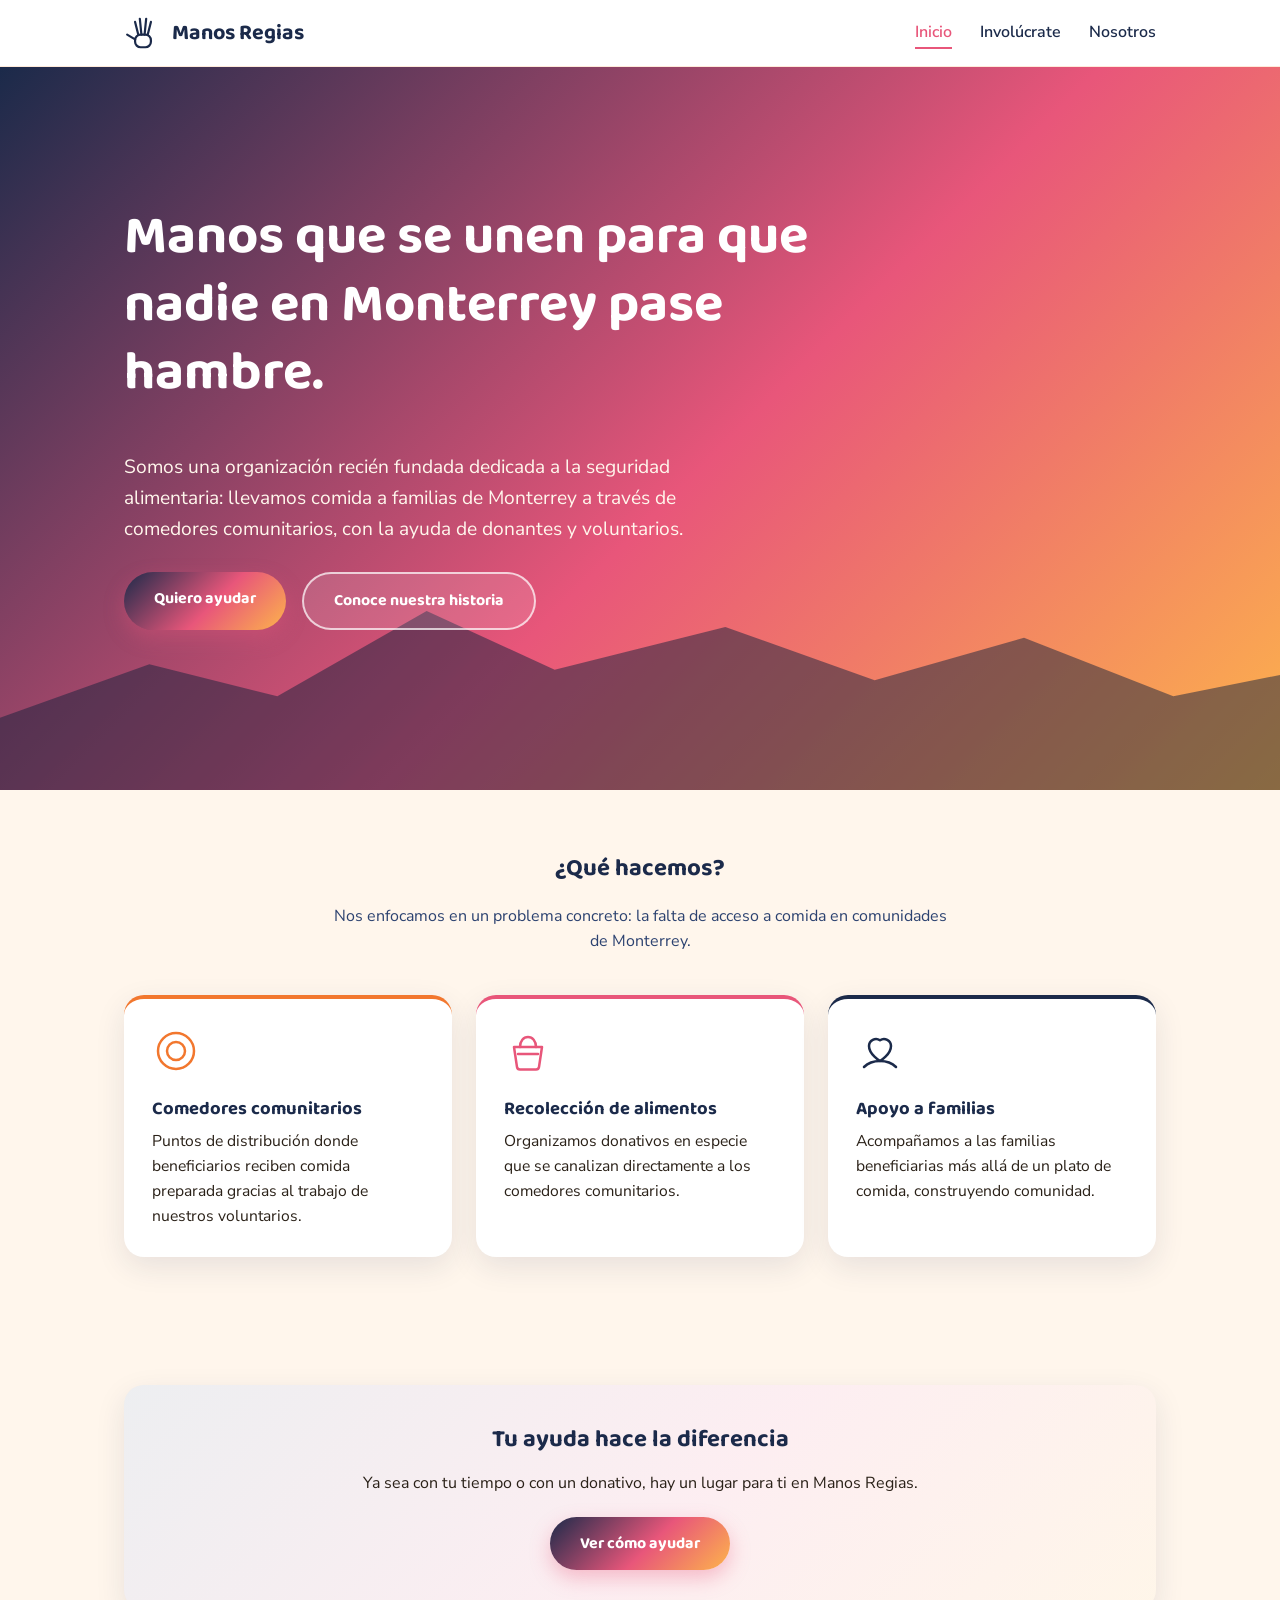
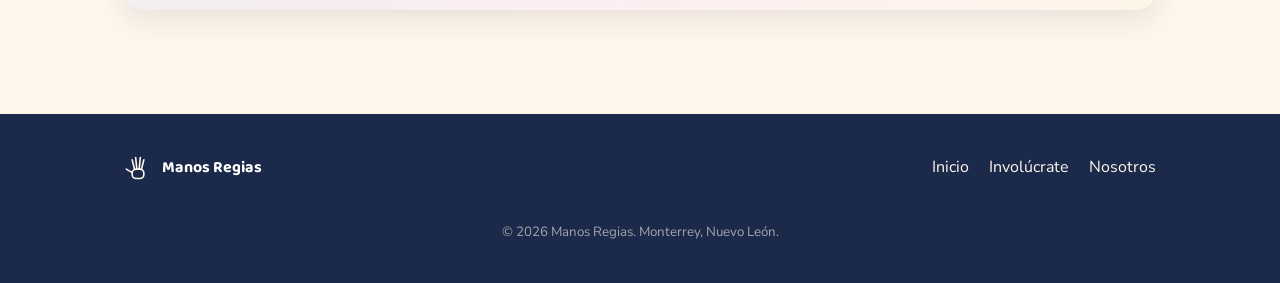
<file: index.html>
<!DOCTYPE html>
<html lang="es-MX">
<head>
  <meta charset="UTF-8" />
  <meta name="viewport" content="width=device-width, initial-scale=1.0" />
  <title>Manos Regias — Voluntariado y seguridad alimentaria en Monterrey</title>
  <meta name="description" content="Manos Regias es una organización sin fines de lucro en Monterrey dedicada a combatir la inseguridad alimentaria a través de comedores comunitarios." />
  <link rel="preconnect" href="https://fonts.googleapis.com">
  <link rel="preconnect" href="https://fonts.gstatic.com" crossorigin>
  <link href="https://fonts.googleapis.com/css2?family=Baloo+2:wght@500;700;800&family=Nunito+Sans:wght@400;600;700&display=swap" rel="stylesheet">
  <link rel="stylesheet" href="styles.css" />
</head>
<body>

  <header class="site-header">
    <div class="container">
      <a class="logo" href="index.html">
        <svg class="logo-icon" viewBox="0 0 48 48" xmlns="http://www.w3.org/2000/svg" aria-hidden="true">
          <rect x="14" y="26" width="20" height="16" rx="7" />
          <path d="M18 26 14 10 M22 26 20 6 M26 26 28 6 M30 26 34 10 M14 32 4 26" />
        </svg>
        Manos Regias
      </a>
      <nav class="main-nav" aria-label="Navegación principal">
        <ul>
          <li><a href="index.html" aria-current="page">Inicio</a></li>
          <li><a href="involucrate.html">Involúcrate</a></li>
          <li><a href="nosotros.html">Nosotros</a></li>
        </ul>
      </nav>
    </div>
  </header>

  <main>

    <section class="hero">
      <div class="container">
        <h1>Manos que se unen para que nadie en Monterrey pase hambre.</h1>
        <p class="lead">
          Somos una organización recién fundada dedicada a la seguridad alimentaria: llevamos comida a
          familias de Monterrey a través de comedores comunitarios, con la ayuda de donantes y voluntarios.
        </p>
        <div class="cta-row">
          <a class="btn btn-primary" href="involucrate.html">Quiero ayudar</a>
          <a class="btn btn-secondary" href="nosotros.html">Conoce nuestra historia</a>
        </div>
      </div>
      <svg class="mountain-silhouette" viewBox="0 0 1200 200" preserveAspectRatio="none" xmlns="http://www.w3.org/2000/svg" aria-hidden="true">
        <path d="M0,200 L0,130 L140,80 L260,110 L400,30 L520,85 L680,45 L820,95 L960,55 L1100,110 L1200,90 L1200,200 Z" fill="#14213d" opacity="0.55" />
      </svg>
    </section>

    <section class="que-hacemos">
      <div class="container">
        <div class="section-heading">
          <h2>¿Qué hacemos?</h2>
          <p>Nos enfocamos en un problema concreto: la falta de acceso a comida en comunidades de Monterrey.</p>
        </div>
        <div class="card-grid">
          <div class="card">
            <svg class="icon" viewBox="0 0 48 48" xmlns="http://www.w3.org/2000/svg" aria-hidden="true">
              <circle cx="24" cy="24" r="18" />
              <circle cx="24" cy="24" r="9" />
            </svg>
            <h3>Comedores comunitarios</h3>
            <p>Puntos de distribución donde beneficiarios reciben comida preparada gracias al trabajo de nuestros voluntarios.</p>
          </div>
          <div class="card">
            <svg class="icon" viewBox="0 0 48 48" xmlns="http://www.w3.org/2000/svg" aria-hidden="true">
              <path d="M10 20h28l-3 20a3 3 0 0 1-3 2.5H16a3 3 0 0 1-3-2.5L10 20Z" />
              <path d="M16 20c0-6 3.5-10 8-10s8 4 8 10" />
              <path d="M14 27h20" />
            </svg>
            <h3>Recolección de alimentos</h3>
            <p>Organizamos donativos en especie que se canalizan directamente a los comedores comunitarios.</p>
          </div>
          <div class="card">
            <svg class="icon" viewBox="0 0 48 48" xmlns="http://www.w3.org/2000/svg" aria-hidden="true">
              <path d="M24 34s-11-6.5-11-15a7 7 0 0 1 11-5.7A7 7 0 0 1 35 19c0 8.5-11 15-11 15Z" />
              <path d="M8 40c4-4 9-6 16-6s12 2 16 6" />
            </svg>
            <h3>Apoyo a familias</h3>
            <p>Acompañamos a las familias beneficiarias más allá de un plato de comida, construyendo comunidad.</p>
          </div>
        </div>
      </div>
    </section>

    <section class="cta-final">
      <div class="container">
        <div class="callout">
          <h2>Tu ayuda hace la diferencia</h2>
          <p>Ya sea con tu tiempo o con un donativo, hay un lugar para ti en Manos Regias.</p>
          <div class="cta-row">
            <a class="btn btn-primary" href="involucrate.html">Ver cómo ayudar</a>
          </div>
        </div>
      </div>
    </section>

  </main>

  <footer class="site-footer">
    <div class="container">
      <a class="footer-logo" href="index.html">
        <svg class="logo-icon" viewBox="0 0 48 48" xmlns="http://www.w3.org/2000/svg" aria-hidden="true">
          <rect x="14" y="26" width="20" height="16" rx="7" />
          <path d="M18 26 14 10 M22 26 20 6 M26 26 28 6 M30 26 34 10 M14 32 4 26" />
        </svg>
        Manos Regias
      </a>
      <nav aria-label="Navegación de pie de página">
        <ul>
          <li><a href="index.html">Inicio</a></li>
          <li><a href="involucrate.html">Involúcrate</a></li>
          <li><a href="nosotros.html">Nosotros</a></li>
        </ul>
      </nav>
      <small>© 2026 Manos Regias. Monterrey, Nuevo León.</small>
    </div>
  </footer>

</body>
</html>
</file>
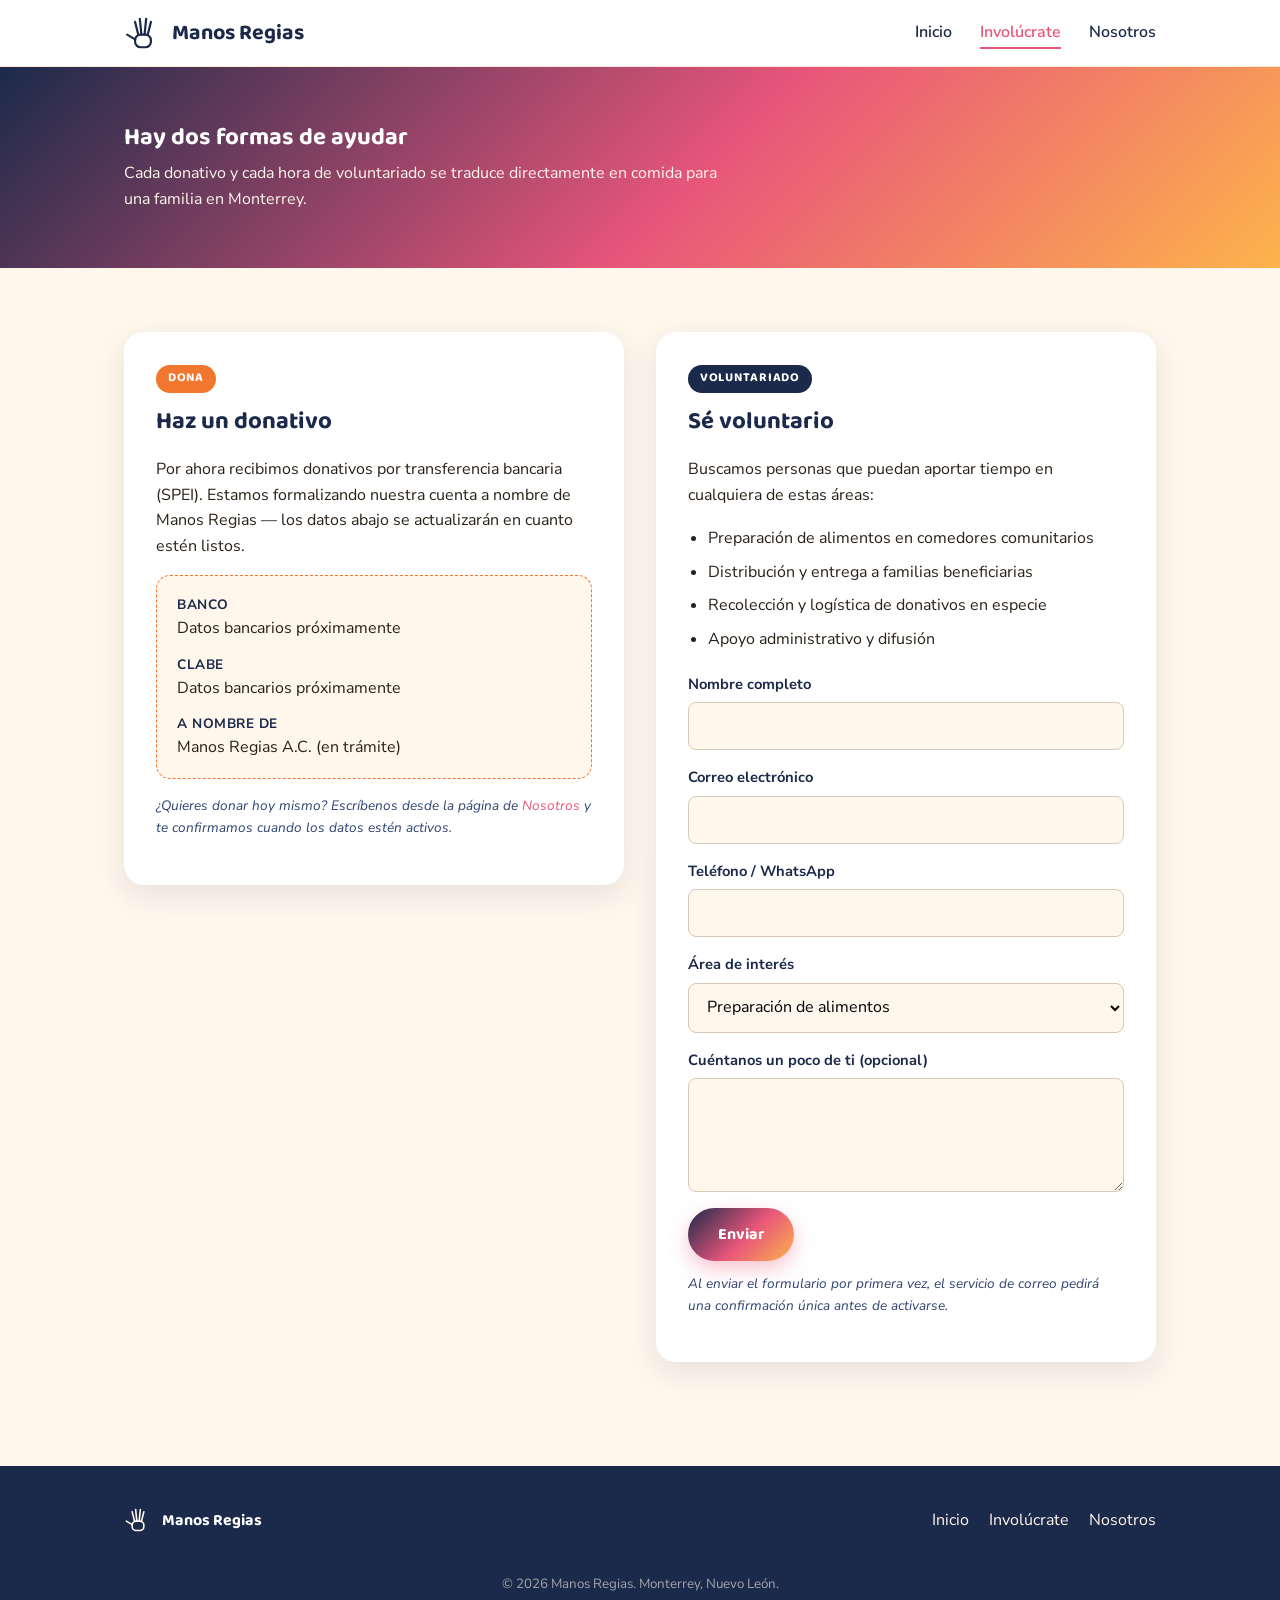
<file: involucrate.html>
<!DOCTYPE html>
<html lang="es-MX">
<head>
  <meta charset="UTF-8" />
  <meta name="viewport" content="width=device-width, initial-scale=1.0" />
  <title>Involúcrate — Manos Regias</title>
  <meta name="description" content="Dona o sé voluntario con Manos Regias, una organización de seguridad alimentaria en Monterrey." />
  <link rel="preconnect" href="https://fonts.googleapis.com">
  <link rel="preconnect" href="https://fonts.gstatic.com" crossorigin>
  <link href="https://fonts.googleapis.com/css2?family=Baloo+2:wght@500;700;800&family=Nunito+Sans:wght@400;600;700&display=swap" rel="stylesheet">
  <link rel="stylesheet" href="styles.css" />
</head>
<body>

  <header class="site-header">
    <div class="container">
      <a class="logo" href="index.html">
        <svg class="logo-icon" viewBox="0 0 48 48" xmlns="http://www.w3.org/2000/svg" aria-hidden="true">
          <rect x="14" y="26" width="20" height="16" rx="7" />
          <path d="M18 26 14 10 M22 26 20 6 M26 26 28 6 M30 26 34 10 M14 32 4 26" />
        </svg>
        Manos Regias
      </a>
      <nav class="main-nav" aria-label="Navegación principal">
        <ul>
          <li><a href="index.html">Inicio</a></li>
          <li><a href="involucrate.html" aria-current="page">Involúcrate</a></li>
          <li><a href="nosotros.html">Nosotros</a></li>
        </ul>
      </nav>
    </div>
  </header>

  <main>

    <section class="page-hero">
      <div class="container">
        <h1>Hay dos formas de ayudar</h1>
        <p>Cada donativo y cada hora de voluntariado se traduce directamente en comida para una familia en Monterrey.</p>
      </div>
    </section>

    <section>
      <div class="container">
        <div class="involvement-grid">

          <div class="involvement-card donate">
            <span class="tag">Dona</span>
            <h2>Haz un donativo</h2>
            <p>Por ahora recibimos donativos por transferencia bancaria (SPEI). Estamos formalizando nuestra
              cuenta a nombre de Manos Regias — los datos abajo se actualizarán en cuanto estén listos.</p>
            <dl class="bank-details">
              <dt>Banco</dt>
              <dd>Datos bancarios próximamente</dd>
              <dt>CLABE</dt>
              <dd>Datos bancarios próximamente</dd>
              <dt>A nombre de</dt>
              <dd>Manos Regias A.C. (en trámite)</dd>
            </dl>
            <p class="placeholder-note">¿Quieres donar hoy mismo? Escríbenos desde la página de <a href="nosotros.html">Nosotros</a> y te confirmamos cuando los datos estén activos.</p>
          </div>

          <div class="involvement-card volunteer">
            <span class="tag">Voluntariado</span>
            <h2>Sé voluntario</h2>
            <p>Buscamos personas que puedan aportar tiempo en cualquiera de estas áreas:</p>
            <ul class="role-list">
              <li>Preparación de alimentos en comedores comunitarios</li>
              <li>Distribución y entrega a familias beneficiarias</li>
              <li>Recolección y logística de donativos en especie</li>
              <li>Apoyo administrativo y difusión</li>
            </ul>

            <form class="volunteer-form" action="https://formspree.io/llamascastellanos1@kenyon.edu" method="POST">
              <input type="hidden" name="_subject" value="Nuevo voluntario — Manos Regias" />

              <div class="form-row">
                <label for="nombre">Nombre completo</label>
                <input type="text" id="nombre" name="nombre" required />
              </div>

              <div class="form-row">
                <label for="email">Correo electrónico</label>
                <input type="email" id="email" name="email" required />
              </div>

              <div class="form-row">
                <label for="telefono">Teléfono / WhatsApp</label>
                <input type="tel" id="telefono" name="telefono" />
              </div>

              <div class="form-row">
                <label for="area">Área de interés</label>
                <select id="area" name="area">
                  <option value="Preparación de alimentos">Preparación de alimentos</option>
                  <option value="Distribución y entrega">Distribución y entrega</option>
                  <option value="Recolección y logística">Recolección y logística</option>
                  <option value="Apoyo administrativo">Apoyo administrativo</option>
                  <option value="Otro">Otro</option>
                </select>
              </div>

              <div class="form-row">
                <label for="mensaje">Cuéntanos un poco de ti (opcional)</label>
                <textarea id="mensaje" name="mensaje" rows="4"></textarea>
              </div>

              <button type="submit" class="btn btn-primary">Enviar</button>
            </form>
            <p class="placeholder-note">Al enviar el formulario por primera vez, el servicio de correo pedirá una confirmación única antes de activarse.</p>
          </div>

        </div>
      </div>
    </section>

  </main>

  <footer class="site-footer">
    <div class="container">
      <a class="footer-logo" href="index.html">
        <svg class="logo-icon" viewBox="0 0 48 48" xmlns="http://www.w3.org/2000/svg" aria-hidden="true">
          <rect x="14" y="26" width="20" height="16" rx="7" />
          <path d="M18 26 14 10 M22 26 20 6 M26 26 28 6 M30 26 34 10 M14 32 4 26" />
        </svg>
        Manos Regias
      </a>
      <nav aria-label="Navegación de pie de página">
        <ul>
          <li><a href="index.html">Inicio</a></li>
          <li><a href="involucrate.html">Involúcrate</a></li>
          <li><a href="nosotros.html">Nosotros</a></li>
        </ul>
      </nav>
      <small>© 2026 Manos Regias. Monterrey, Nuevo León.</small>
    </div>
  </footer>

</body>
</html>
</file>
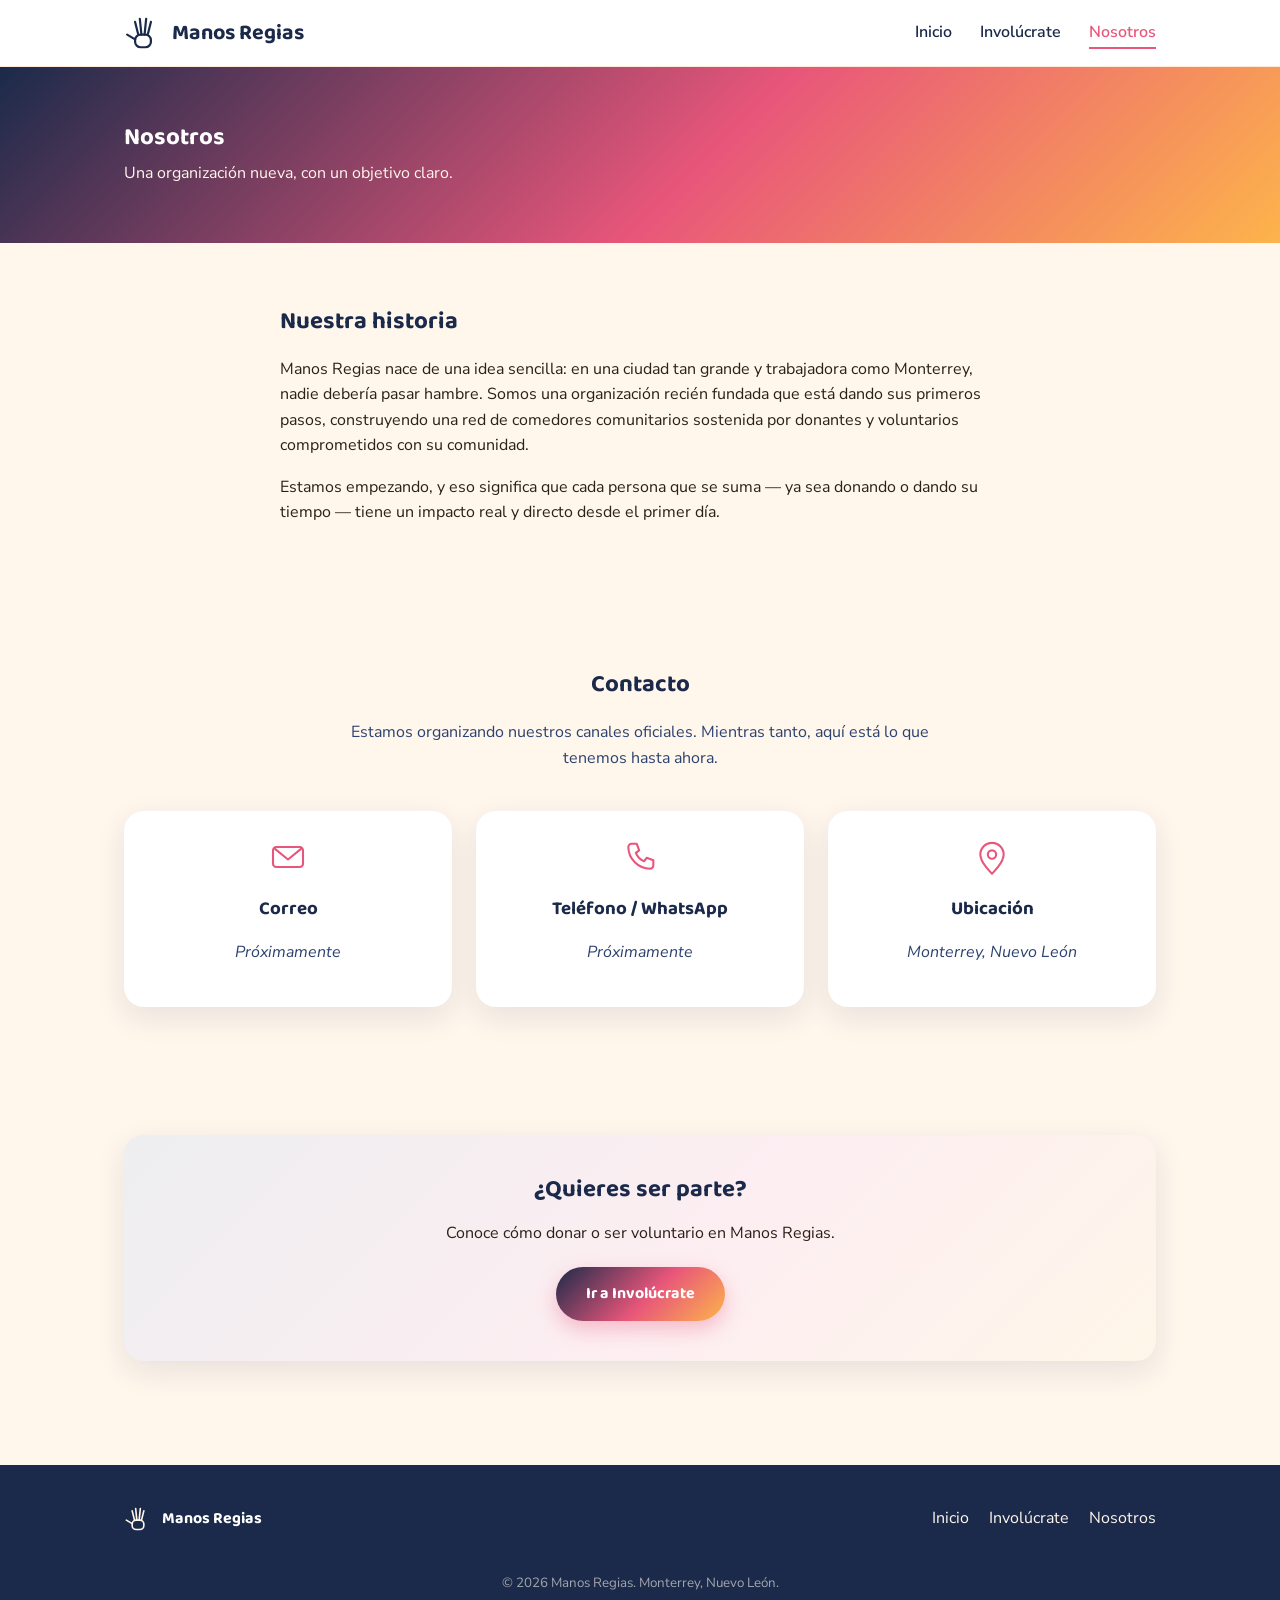
<file: nosotros.html>
<!DOCTYPE html>
<html lang="es-MX">
<head>
  <meta charset="UTF-8" />
  <meta name="viewport" content="width=device-width, initial-scale=1.0" />
  <title>Nosotros — Manos Regias</title>
  <meta name="description" content="Conoce la historia de Manos Regias y cómo ponerte en contacto con nosotros en Monterrey." />
  <link rel="preconnect" href="https://fonts.googleapis.com">
  <link rel="preconnect" href="https://fonts.gstatic.com" crossorigin>
  <link href="https://fonts.googleapis.com/css2?family=Baloo+2:wght@500;700;800&family=Nunito+Sans:wght@400;600;700&display=swap" rel="stylesheet">
  <link rel="stylesheet" href="styles.css" />
</head>
<body>

  <header class="site-header">
    <div class="container">
      <a class="logo" href="index.html">
        <svg class="logo-icon" viewBox="0 0 48 48" xmlns="http://www.w3.org/2000/svg" aria-hidden="true">
          <rect x="14" y="26" width="20" height="16" rx="7" />
          <path d="M18 26 14 10 M22 26 20 6 M26 26 28 6 M30 26 34 10 M14 32 4 26" />
        </svg>
        Manos Regias
      </a>
      <nav class="main-nav" aria-label="Navegación principal">
        <ul>
          <li><a href="index.html">Inicio</a></li>
          <li><a href="involucrate.html">Involúcrate</a></li>
          <li><a href="nosotros.html" aria-current="page">Nosotros</a></li>
        </ul>
      </nav>
    </div>
  </header>

  <main>

    <section class="page-hero">
      <div class="container">
        <h1>Nosotros</h1>
        <p>Una organización nueva, con un objetivo claro.</p>
      </div>
    </section>

    <section>
      <div class="container">
        <div class="story">
          <h2>Nuestra historia</h2>
          <p>
            Manos Regias nace de una idea sencilla: en una ciudad tan grande y trabajadora como Monterrey,
            nadie debería pasar hambre. Somos una organización recién fundada que está dando sus primeros
            pasos, construyendo una red de comedores comunitarios sostenida por donantes y voluntarios
            comprometidos con su comunidad.
          </p>
          <p>
            Estamos empezando, y eso significa que cada persona que se suma — ya sea donando o dando su
            tiempo — tiene un impacto real y directo desde el primer día.
          </p>
        </div>
      </div>
    </section>

    <section>
      <div class="container">
        <div class="section-heading">
          <h2>Contacto</h2>
          <p>Estamos organizando nuestros canales oficiales. Mientras tanto, aquí está lo que tenemos hasta ahora.</p>
        </div>
        <div class="contact-grid">
          <div class="contact-card">
            <svg class="icon" viewBox="0 0 48 48" xmlns="http://www.w3.org/2000/svg" aria-hidden="true">
              <rect x="6" y="12" width="36" height="24" rx="4" />
              <path d="M8 14l16 13 16-13" />
            </svg>
            <h3>Correo</h3>
            <p class="value">Próximamente</p>
          </div>
          <div class="contact-card">
            <svg class="icon" viewBox="0 0 48 48" xmlns="http://www.w3.org/2000/svg" aria-hidden="true">
              <path d="M14 8h6l3 8-4 3a18 18 0 0 0 10 10l3-4 8 3v6a4 4 0 0 1-4 4C22 38 10 26 10 12a4 4 0 0 1 4-4Z" />
            </svg>
            <h3>Teléfono / WhatsApp</h3>
            <p class="value">Próximamente</p>
          </div>
          <div class="contact-card">
            <svg class="icon" viewBox="0 0 48 48" xmlns="http://www.w3.org/2000/svg" aria-hidden="true">
              <path d="M24 44s14-13 14-23a14 14 0 0 0-28 0c0 10 14 23 14 23Z" />
              <circle cx="24" cy="21" r="5" />
            </svg>
            <h3>Ubicación</h3>
            <p class="value">Monterrey, Nuevo León</p>
          </div>
        </div>
      </div>
    </section>

    <section>
      <div class="container">
        <div class="callout">
          <h2>¿Quieres ser parte?</h2>
          <p>Conoce cómo donar o ser voluntario en Manos Regias.</p>
          <div class="cta-row">
            <a class="btn btn-primary" href="involucrate.html">Ir a Involúcrate</a>
          </div>
        </div>
      </div>
    </section>

  </main>

  <footer class="site-footer">
    <div class="container">
      <a class="footer-logo" href="index.html">
        <svg class="logo-icon" viewBox="0 0 48 48" xmlns="http://www.w3.org/2000/svg" aria-hidden="true">
          <rect x="14" y="26" width="20" height="16" rx="7" />
          <path d="M18 26 14 10 M22 26 20 6 M26 26 28 6 M30 26 34 10 M14 32 4 26" />
        </svg>
        Manos Regias
      </a>
      <nav aria-label="Navegación de pie de página">
        <ul>
          <li><a href="index.html">Inicio</a></li>
          <li><a href="involucrate.html">Involúcrate</a></li>
          <li><a href="nosotros.html">Nosotros</a></li>
        </ul>
      </nav>
      <small>© 2026 Manos Regias. Monterrey, Nuevo León.</small>
    </div>
  </footer>

</body>
</html>
</file>
<file: styles.css>
/* Manos Regias — paleta "atardecer del Cerro de la Silla" */

:root {
  --color-deep-blue: #1b2a4a;
  --color-deep-blue-light: #2c4270;
  --color-pink: #e8567a;
  --color-orange: #f2772e;
  --color-gold: #fdb44b;
  --color-cream: #fff6ec;
  --color-cream-dark: #ffeada;
  --color-text: #2a2118;
  --color-white: #ffffff;

  --gradient-sunset: linear-gradient(135deg, var(--color-deep-blue) 0%, var(--color-pink) 55%, var(--color-gold) 100%);
  --gradient-sunset-soft: linear-gradient(135deg, rgba(27, 42, 74, 0.08) 0%, rgba(232, 86, 122, 0.1) 55%, rgba(253, 180, 75, 0.12) 100%);

  --radius-lg: 20px;
  --radius-md: 14px;
  --radius-sm: 8px;

  --shadow-card: 0 10px 30px rgba(27, 42, 74, 0.1);
}

* {
  box-sizing: border-box;
}

html {
  scroll-behavior: smooth;
}

body {
  margin: 0;
  font-family: "Nunito Sans", "Segoe UI", sans-serif;
  color: var(--color-text);
  background: var(--color-cream);
  line-height: 1.6;
}

h1, h2, h3, h4 {
  font-family: "Baloo 2", "Segoe UI", sans-serif;
  color: var(--color-deep-blue);
  line-height: 1.25;
  margin-top: 0;
}

a {
  color: var(--color-pink);
  text-decoration: none;
}

a:hover {
  text-decoration: underline;
}

img, svg {
  max-width: 100%;
}

.icon {
  fill: none;
  stroke: currentColor;
  stroke-width: 2.5;
  stroke-linecap: round;
  stroke-linejoin: round;
}

.logo-icon {
  color: var(--color-deep-blue);
  fill: none;
  stroke: currentColor;
  stroke-width: 2.8;
  stroke-linecap: round;
  stroke-linejoin: round;
}

.site-footer .logo-icon {
  color: var(--color-cream);
}

.container {
  width: 100%;
  max-width: 1080px;
  margin: 0 auto;
  padding: 0 24px;
}

/* ---------- Header / Nav ---------- */

.site-header {
  background: var(--color-white);
  border-bottom: 1px solid var(--color-cream-dark);
  position: sticky;
  top: 0;
  z-index: 10;
}

.site-header .container {
  display: flex;
  align-items: center;
  justify-content: space-between;
  flex-wrap: wrap;
  padding-top: 14px;
  padding-bottom: 14px;
  gap: 12px;
}

.logo {
  display: flex;
  align-items: center;
  gap: 10px;
  font-family: "Baloo 2", sans-serif;
  font-weight: 700;
  font-size: 1.35rem;
  color: var(--color-deep-blue);
}

.logo:hover {
  text-decoration: none;
}

.logo-icon {
  width: 38px;
  height: 38px;
  flex-shrink: 0;
}

.main-nav ul {
  list-style: none;
  display: flex;
  gap: 28px;
  margin: 0;
  padding: 0;
}

.main-nav a {
  color: var(--color-deep-blue);
  font-weight: 600;
  padding-bottom: 4px;
  border-bottom: 2px solid transparent;
}

.main-nav a:hover,
.main-nav a[aria-current="page"] {
  color: var(--color-pink);
  border-bottom-color: var(--color-pink);
  text-decoration: none;
}

/* ---------- Buttons ---------- */

.btn {
  display: inline-block;
  font-weight: 700;
  font-family: "Baloo 2", sans-serif;
  padding: 14px 30px;
  border-radius: 999px;
  border: none;
  cursor: pointer;
  font-size: 1rem;
}

.btn:hover {
  text-decoration: none;
}

.btn-primary {
  background: var(--gradient-sunset);
  color: var(--color-white);
  box-shadow: 0 8px 20px rgba(232, 86, 122, 0.35);
}

.btn-primary:hover {
  filter: brightness(1.06);
}

.btn-secondary {
  background: var(--color-white);
  color: var(--color-deep-blue);
  border: 2px solid var(--color-deep-blue);
}

.btn-secondary:hover {
  background: var(--color-cream-dark);
}

/* ---------- Hero ---------- */

.hero {
  background: var(--gradient-sunset);
  color: var(--color-white);
  position: relative;
  overflow: hidden;
}

.hero .container {
  padding-top: 72px;
  padding-bottom: 96px;
  position: relative;
  z-index: 2;
}

.hero h1 {
  color: var(--color-white);
  font-size: clamp(2.2rem, 5vw, 3.4rem);
  max-width: 720px;
}

.hero p.lead {
  font-size: 1.2rem;
  max-width: 560px;
  color: var(--color-cream);
}

.hero .cta-row {
  display: flex;
  gap: 16px;
  flex-wrap: wrap;
  margin-top: 28px;
}

.hero .cta-row .btn-secondary {
  background: rgba(255, 255, 255, 0.12);
  color: var(--color-white);
  border-color: rgba(255, 255, 255, 0.7);
}

.hero .cta-row .btn-secondary:hover {
  background: rgba(255, 255, 255, 0.22);
}

.mountain-silhouette {
  position: absolute;
  bottom: -2px;
  left: 0;
  width: 100%;
  height: auto;
  z-index: 1;
  opacity: 0.9;
}

/* ---------- Sections ---------- */

section {
  padding: 64px 0;
}

.section-heading {
  text-align: center;
  max-width: 620px;
  margin: 0 auto 40px;
}

.section-heading p {
  color: var(--color-deep-blue-light);
}

.card-grid {
  display: grid;
  grid-template-columns: repeat(auto-fit, minmax(220px, 1fr));
  gap: 24px;
}

.card {
  background: var(--color-white);
  border-radius: var(--radius-lg);
  padding: 28px;
  box-shadow: var(--shadow-card);
  border-top: 4px solid var(--color-orange);
}

.card:nth-child(2) {
  border-top-color: var(--color-pink);
}

.card:nth-child(3) {
  border-top-color: var(--color-deep-blue);
}

.card .icon {
  width: 48px;
  height: 48px;
  margin-bottom: 14px;
  color: var(--color-orange);
}

.card:nth-child(2) .icon {
  color: var(--color-pink);
}

.card:nth-child(3) .icon {
  color: var(--color-deep-blue);
}

.card h3 {
  margin-bottom: 8px;
  font-size: 1.15rem;
}

.card p {
  margin: 0;
  color: var(--color-text);
  font-size: 0.98rem;
}

.callout {
  background: var(--color-white);
  border-radius: var(--radius-lg);
  padding: 40px;
  text-align: center;
  box-shadow: var(--shadow-card);
  background-image: var(--gradient-sunset-soft);
}

.callout h2 {
  margin-bottom: 12px;
}

.callout .cta-row {
  display: flex;
  justify-content: center;
  gap: 16px;
  flex-wrap: wrap;
  margin-top: 20px;
}

/* ---------- Involúcrate page ---------- */

.page-hero {
  background: var(--gradient-sunset);
  color: var(--color-white);
  padding: 56px 0;
}

.page-hero h1 {
  color: var(--color-white);
  margin-bottom: 8px;
}

.page-hero p {
  color: var(--color-cream);
  max-width: 620px;
  margin: 0;
}

.involvement-grid {
  display: grid;
  grid-template-columns: repeat(auto-fit, minmax(320px, 1fr));
  gap: 32px;
  align-items: start;
}

.involvement-card {
  background: var(--color-white);
  border-radius: var(--radius-lg);
  padding: 32px;
  box-shadow: var(--shadow-card);
}

.involvement-card .tag {
  display: inline-block;
  font-family: "Baloo 2", sans-serif;
  font-weight: 700;
  font-size: 0.78rem;
  letter-spacing: 0.06em;
  text-transform: uppercase;
  color: var(--color-white);
  background: var(--color-orange);
  padding: 4px 12px;
  border-radius: 999px;
  margin-bottom: 14px;
}

.involvement-card.volunteer .tag {
  background: var(--color-deep-blue);
}

.bank-details {
  background: var(--color-cream);
  border: 1px dashed var(--color-orange);
  border-radius: var(--radius-md);
  padding: 18px 20px;
  margin-top: 16px;
}

.bank-details dt {
  font-weight: 700;
  color: var(--color-deep-blue);
  font-size: 0.85rem;
  text-transform: uppercase;
  letter-spacing: 0.04em;
}

.bank-details dd {
  margin: 0 0 12px;
  color: var(--color-text);
}

.bank-details dd:last-child {
  margin-bottom: 0;
}

.placeholder-note {
  font-size: 0.85rem;
  color: var(--color-deep-blue-light);
  font-style: italic;
  margin-top: 12px;
}

.role-list {
  margin: 18px 0 0;
  padding-left: 20px;
}

.role-list li {
  margin-bottom: 8px;
}

/* ---------- Forms ---------- */

.volunteer-form {
  margin-top: 20px;
  display: grid;
  gap: 16px;
}

.form-row {
  display: grid;
  gap: 6px;
}

.form-row label {
  font-weight: 700;
  font-size: 0.92rem;
  color: var(--color-deep-blue);
}

.form-row input,
.form-row select,
.form-row textarea {
  font-family: inherit;
  font-size: 1rem;
  padding: 12px 14px;
  border-radius: var(--radius-sm);
  border: 1px solid #d9c9b8;
  background: var(--color-cream);
}

.form-row input:focus,
.form-row select:focus,
.form-row textarea:focus {
  outline: 2px solid var(--color-pink);
  outline-offset: 1px;
}

.volunteer-form .btn {
  justify-self: start;
}

/* ---------- Nosotros page ---------- */

.story {
  max-width: 720px;
  margin: 0 auto;
}

.contact-grid {
  display: grid;
  grid-template-columns: repeat(auto-fit, minmax(220px, 1fr));
  gap: 24px;
}

.contact-card {
  background: var(--color-white);
  border-radius: var(--radius-lg);
  padding: 26px;
  box-shadow: var(--shadow-card);
  text-align: center;
}

.contact-card .icon {
  width: 40px;
  height: 40px;
  margin: 0 auto 12px;
  color: var(--color-pink);
}

.contact-card .value {
  color: var(--color-deep-blue-light);
  font-style: italic;
}

/* ---------- Footer ---------- */

.site-footer {
  background: var(--color-deep-blue);
  color: var(--color-cream);
  padding: 40px 0;
  margin-top: 40px;
}

.site-footer .container {
  display: flex;
  justify-content: space-between;
  align-items: center;
  flex-wrap: wrap;
  gap: 16px;
}

.site-footer .footer-logo {
  display: flex;
  align-items: center;
  gap: 10px;
  font-family: "Baloo 2", sans-serif;
  font-weight: 700;
  color: var(--color-white);
}

.site-footer .footer-logo .logo-icon {
  width: 28px;
  height: 28px;
}

.site-footer nav ul {
  list-style: none;
  display: flex;
  gap: 20px;
  padding: 0;
  margin: 0;
}

.site-footer a {
  color: var(--color-cream);
}

.site-footer small {
  display: block;
  width: 100%;
  text-align: center;
  margin-top: 24px;
  color: rgba(255, 246, 236, 0.6);
}

@media (max-width: 640px) {
  .main-nav ul {
    gap: 18px;
  }

  section {
    padding: 48px 0;
  }

  .hero .container {
    padding-top: 48px;
    padding-bottom: 72px;
  }
}
</file>
